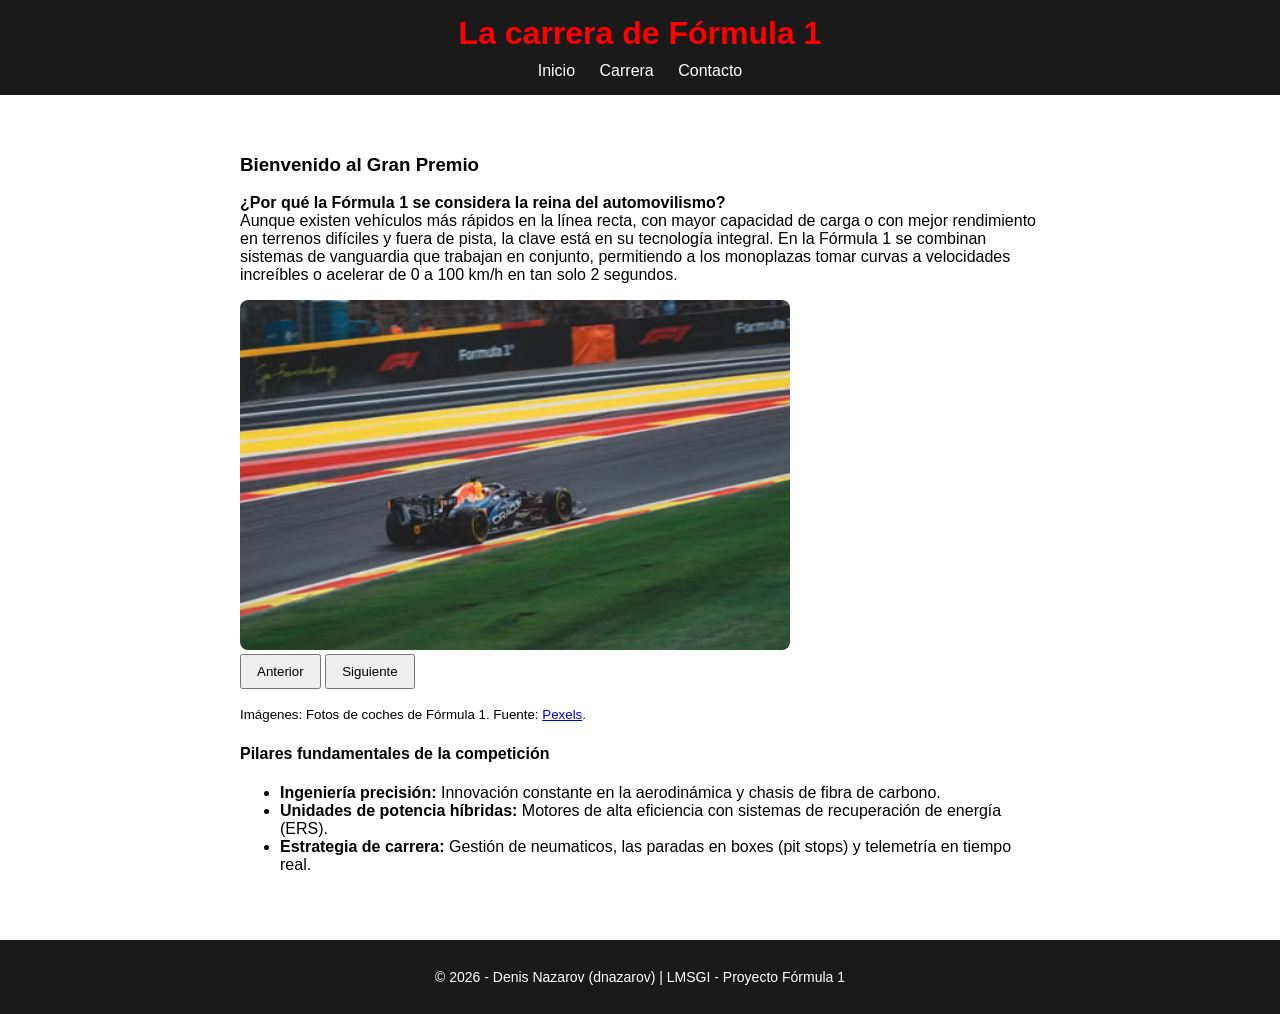
<file: index.html>
<!DOCTYPE html>
<html lang="es">


	<head>
		<meta charset="UTF-8">
		<!-- Conectar archivo de estilo CSS aqui -->
		<link rel="stylesheet" href="estilos/estilos.css">
		<!-- Titulo de el pagina principal -->
		<title>Fórmula 1 La Reyna de deporte del automovilismo</title>
	
	</head>

	<body>
		<!-- Encabezado con el titulo y menu de navegacion -->
		<header>
			<h1>La carrera de Fórmula 1</h1>

			<!-- Menu para navegacion de las paginas -->
			<nav> 
				<ul>
					<li><a href="index.html">Inicio</a></li>
					<li><a href="carrera.html">Carrera</a></li>
					<li><a href="contacto.html">Contacto</a></li>
			</ul>
			</nav>	
		</header>
	
	<!-- Aqui empieza el contenido principal -->
	<main>
		<h3>Bienvenido al Gran Premio</h3>
			<p><strong>¿Por qué la Fórmula 1 se considera la reina del automovilismo?</strong><br>

			Aunque existen vehículos más rápidos en la línea recta, con mayor capacidad de carga o con mejor rendimiento en terrenos difíciles y fuera de pista, la clave está en su tecnología integral. En la Fórmula 1 se combinan sistemas de vanguardia que trabajan en conjunto, permitiendo a los monoplazas tomar curvas a velocidades increíbles o acelerar de 0 a 100 km/h en tan solo 2 segundos.</p>
			
			<!-- Creamos la carusel -->
			<img id="carusel-img" src="imagenes/coche1.png" alt="Coche de Formula 1"><br>
			<button type="button" onclick="anteriorImagen()">Anterior</button>
			<button type="button" onclick="siguienteImagen()">Siguiente</button>
			<!-- Explicacion de autor para la foto -->
			<p><small>Imágenes: Fotos de coches de Fórmula 1. Fuente: <a href="https://www.pexels.com/" target="_blank" rel="noopener noreferrer">Pexels</a>.</small></p>
			
			<!-- Lista de los elementos importantes de F1 para cumplir el requisito de BirtLH -->
			<h4>Pilares fundamentales de la competición</h4>
        
			<ul>
				<li><strong>Ingeniería precisión:</strong> Innovación constante en la aerodinámica y chasis de fibra de carbono.</li>
				<li><strong>Unidades de potencia híbridas:</strong> Motores de alta eficiencia con sistemas de recuperación de energía (ERS).</li>
				<li><strong>Estrategia de carrera:</strong> Gestión de neumaticos, las paradas en boxes (pit stops) y telemetría en tiempo real.</li>
			</ul>
	</main>
	
	<!-- Pie de pagina con derechos de autor -->
	<footer><p>&copy; 2026 - Denis Nazarov (dnazarov) | LMSGI - Proyecto Fórmula 1</p></footer>

	<!-- Conectamos el archivo de JavaScript -->
	<script src="funciones/funciones.js"></script>


	</body>

</html>
</file>
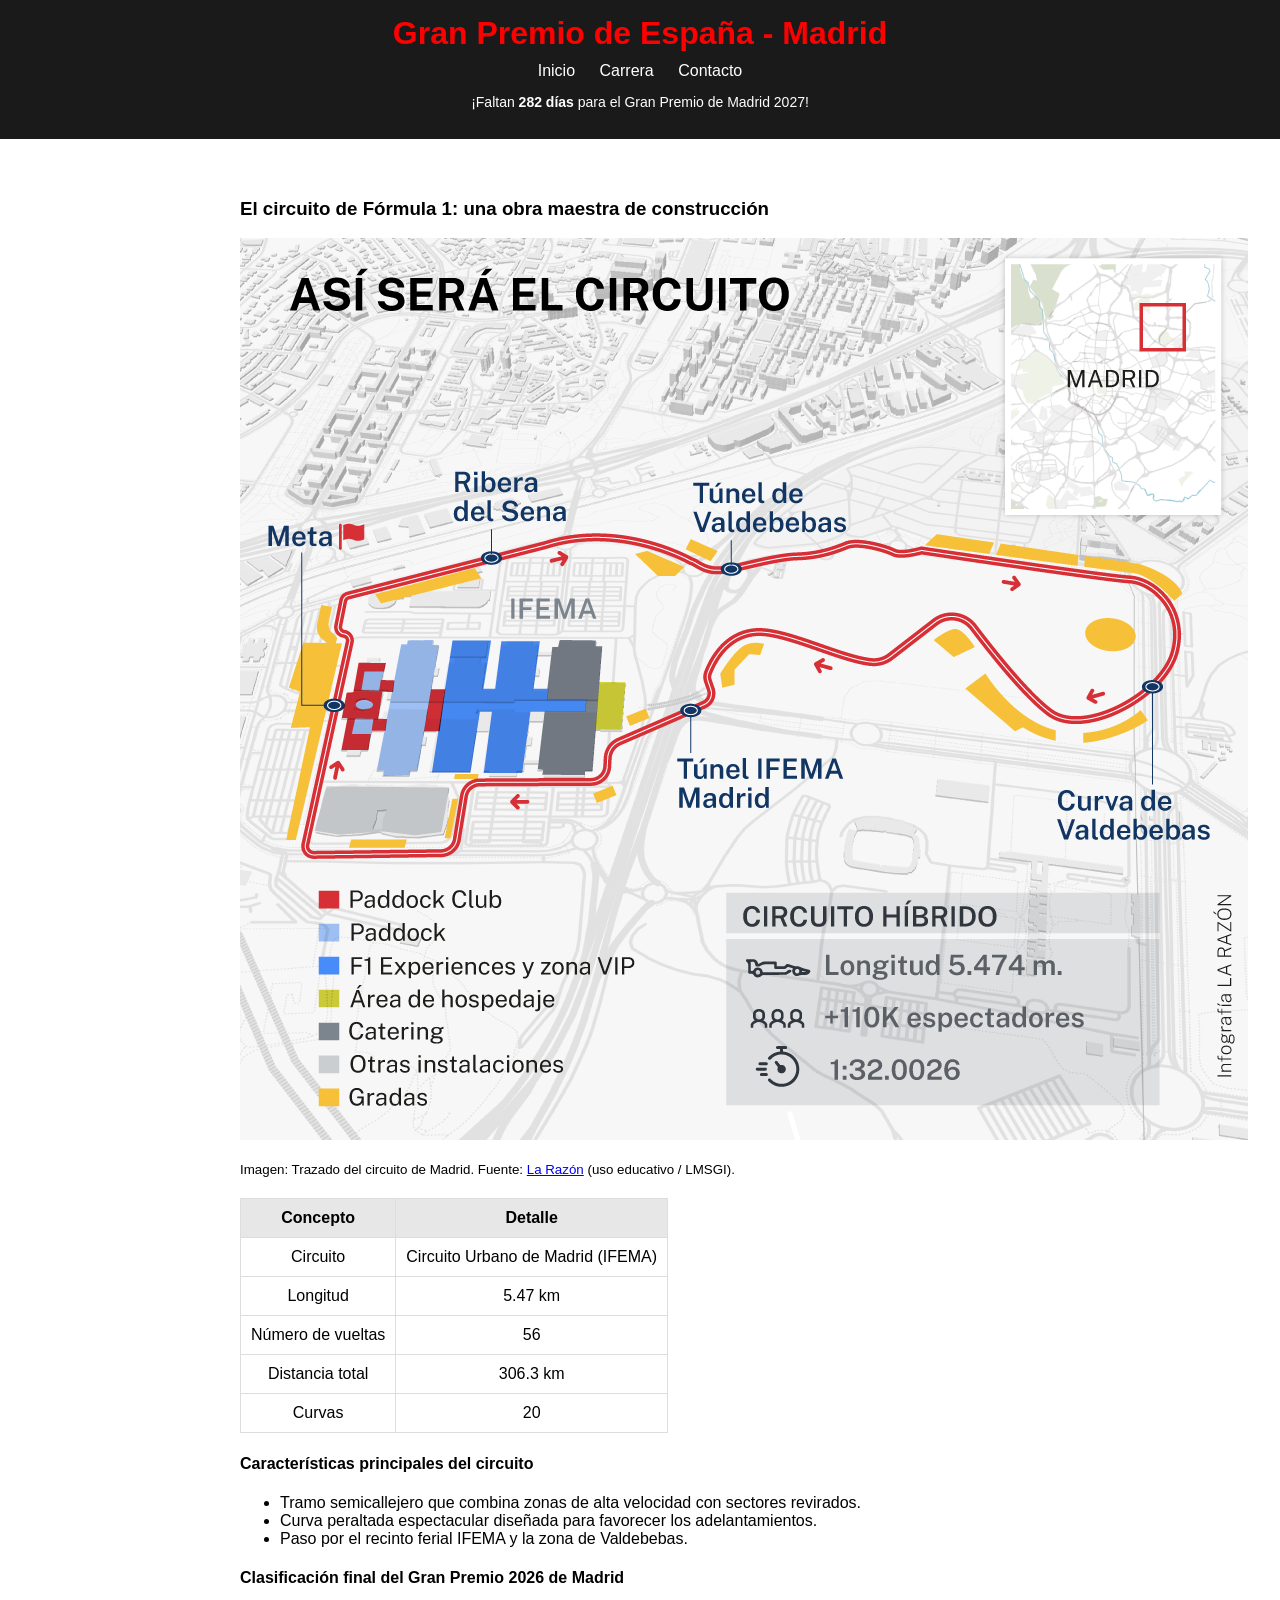
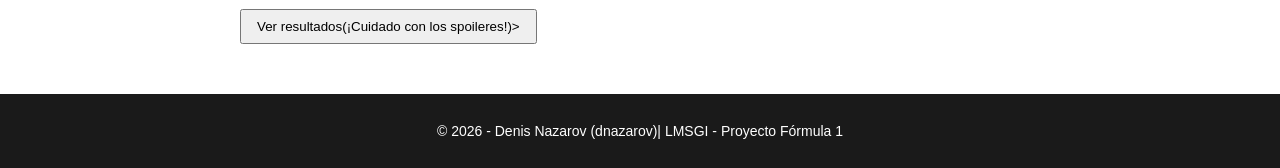
<file: carrera.html>
<!DOCTYPE html>

<html lang="es">

	<head>
			<meta charset="UTF-8">
			<!-- Titulo de el pagina para navegador -->
			<title>Carrera F1</title>
			<!-- Conectar archivo de estilo CSS aqui -->
			<link rel="stylesheet" href="estilos/estilos.css">
	</head>
	<body>
	<!-- Encabezado con el titulo principal -->
	<header>
		<h1>Gran Premio de España - Madrid</h1>
		<!-- Menu para navegacion de las paginas -->
			<nav>
				<ul>
					<li><a href="index.html">Inicio</a></li>
					<li><a href="carrera.html">Carrera</a></li>
					<li><a href="contacto.html">Contacto</a></li>
					
				</ul>
			</nav>
			<div id="contador-gp">
				<p id="texto-contador">Calculando días para el GP de Madrid 2027...</p>
			</div>
	</header>


	<!-- Aqui empieza el contenido mas importante -->
	<main>

		<h3>El circuito de Fórmula 1: una obra maestra de construcción</h3>

			<!-- Imagen que tiene link para ir a la noticia original -->
			<a href="https://www.larazon.es/deportes/madrid-albergara-gran-premio-espana-2026-2035-asi-sera-circuito_2024012365af8ddbe5843000011c103e.html" target="_blank">
            <img src="imagenes/circuit.png" alt="Circuito Urbano de Madrid IFEMA">
			</a>
			<!-- Explicacion de autor para la foto -->
			<p><small>Imagen: Trazado del circuito de Madrid. Fuente: <a href="https://www.larazon.es/deportes/madrid-albergara-gran-premio-espana-2026-2035-asi-sera-circuito_2024012365af8ddbe5843000011c103e.html" target="_blank">La Razón</a> (uso educativo / LMSGI).</small></p>
		
		<!-- Tabla con los numeros y detalles tecnicos -->
		<table>

			<tr>
			<th>Concepto</th>
			<th>Detalle</th>
			</tr>
			<tr>
				<td>Circuito</td>
				<td>Circuito Urbano de Madrid (IFEMA)</td>
			</tr>
			<tr>
				<td>Longitud</td>
				<td>5.47 km</td>
			</tr>
			<tr>
				<td>Número de vueltas</td>
				<td>56</td>
			</tr>
			<tr>
				<td>Distancia total</td>
				<td>306.3 km</td>
			</tr>
			<tr>
				<td>Curvas</td>
				<td>20</td>
			</tr>

		</table>
		
		<!-- Lista de los puntos mas importantes de circuito -->
		<h4>Características principales del circuito</h4>
		<ul>
			<li>Tramo semicallejero que combina zonas de alta velocidad con sectores revirados.</li>
			<li>Curva peraltada espectacular diseñada para favorecer los adelantamientos.</li>
			<li>Paso por el recinto ferial IFEMA y la zona de Valdebebas.</li>
		</ul>

	<h4> Clasificación final del Gran Premio 2026 de Madrid </h4>
	<!-- El botón con pregunta -->
	
	<div id="aviso-spoiler">
	<button onclick="mostrarResultados()">Ver resultados(¡Cuidado con los spoileres!)>
	</div>
	
	<div id="tabla-resultados" style="display: none;">

	<!-- Creamos la tabla de resultados-->
	<table>
		<tr>
			<th>Posición</th>
			<th>Piloto</th>
			<th>Escudería</th>
			<th>Velocidad media</th>
		</tr>
		
		<tr>
			<td>1º</td>
			<td>Kimi Antonelli</td>
			<td>Mercedes</td>
			<td>194.72 km/h</td>
		</tr>
		<tr>
			<td>2º</td>
			<td>Max Verstappen</td>
			<td>Red Bull</td>
			<td>194.57 km/h</td>
		</tr>
		<tr>
			<td>3º</td>
			<td>Lando Norris</td>
			<td>McLaren</td>
			<td>194.54 km/h</td>
		</tr>
	
	</table>
		
	</main>
	<!-- Pie de pagina con derechos de autor -->
	<footer><p>&copy; 2026 - Denis Nazarov (dnazarov)| LMSGI - Proyecto Fórmula 1</p></footer>
	<!-- Script simple para mostrar la tabla y ocultar el aviso -->
	<script>
		function mostrarResultados() {
		// Mostramos la tabla de resultados
		document.getElementById("tabla-resultados").style.display = "block";
		//Ocultamos el bloque del aviso
		document.getElementById("aviso-spoiler").style.display = "none";
		}
	</script>	
	<script>
    // Fecha objetivo (12 de septiembre de 2027)
    const fechaGP = new Date("2027-09-12T00:00:00");
    
    // Fecha actual 
    const fechaActual = new Date();

    // Calculamos diferencia en milisegundos
    const diferenciaMs = fechaGP - fechaActual;

    // Convertimos milisegundos a días
    const diasRestantes = Math.ceil(diferenciaMs / (1000 * 60 * 60 * 24));

    // Buscamos el elemento HTML
    const elementoTexto = document.getElementById("texto-contador");
    
    //  Mostramos el mensaje según los días que faltan
    if (diasRestantes > 0) {
        elementoTexto.innerHTML = "¡Faltan <strong>" + diasRestantes + " días</strong> para el Gran Premio de Madrid 2027!";
    } else {
        elementoTexto.innerHTML = "¡El Gran Premio de Madrid 2027 ya ha llegado o ha pasado!";
    }
</script>
	
	</body>
</html>
</file>
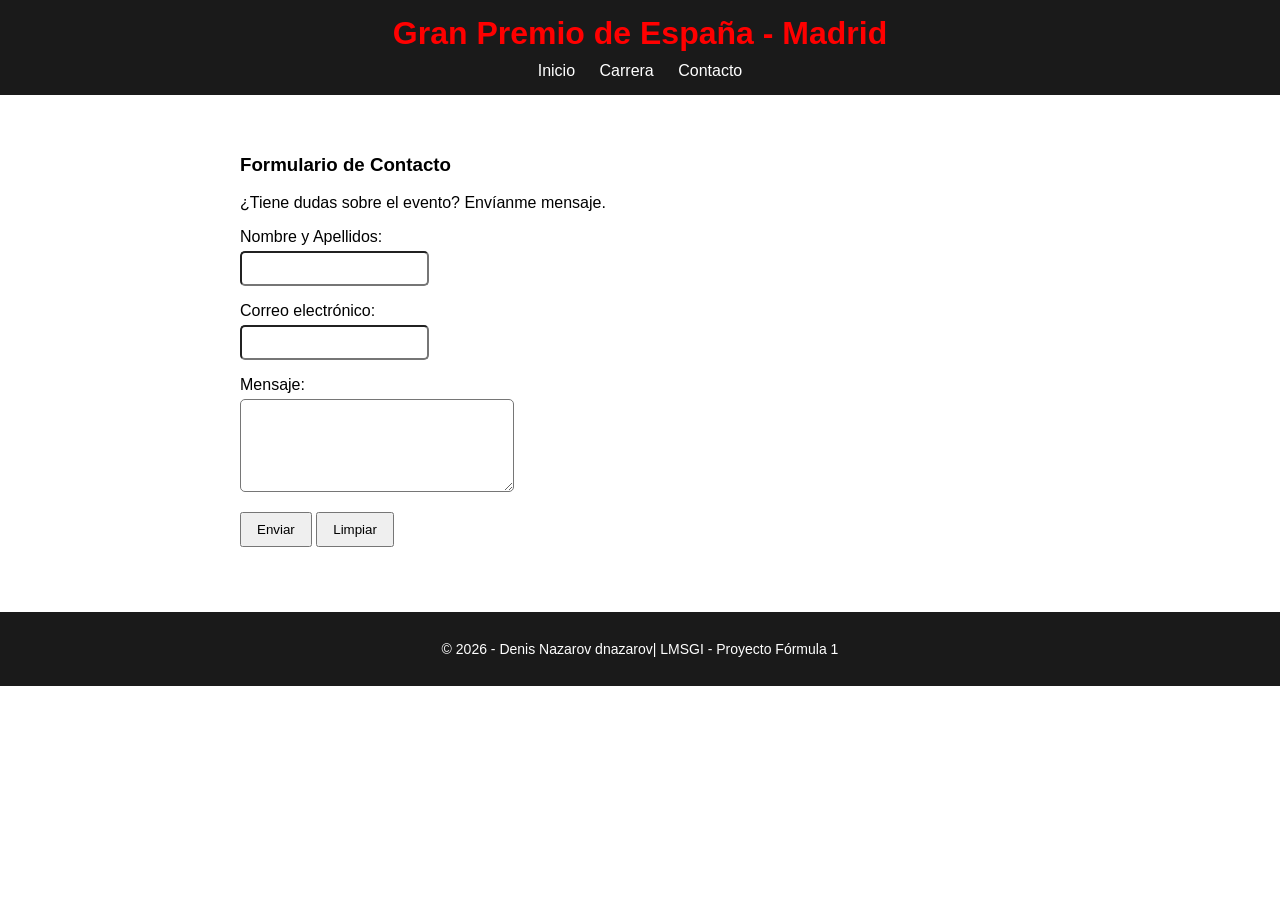
<file: contacto.html>
<!DOCTYPE html>
<html lang="es">
<head>
    <meta charset="UTF-8">
	<!-- connectar mi estilos css -->
	<link rel="stylesheet" href="estilos/estilos.css">
	<!-- titulo de pagina contacto -->
    <title>Contacto - F1 Madrid</title>
</head>
<body>
	
	<!-- cabecera con menu -->
    <header>
        <h1>Gran Premio de España - Madrid</h1>
		<!-- menu de navegacion -->
        <nav>
            <ul>
                <li><a href="index.html">Inicio</a></li>
                <li><a href="carrera.html">Carrera</a></li>
                <li><a href="contacto.html">Contacto</a></li>
            </ul>
        </nav>
    </header>
	
	<!-- aqui la formulario de contacto -->
    <main>
        <h3>Formulario de Contacto</h3>
        <p>¿Tiene dudas sobre el evento? Envíanme mensaje.</p>

        <!-- formulario para mandar mail -->
        <form action="mailto:bilbaocurso@gmail.com" method="post" enctype="text/plain">
            <p>
                <label for="nombre">Nombre y Apellidos:</label><br>
                <input type="text" id="nombre" name="nombre" required>
            </p>
            <p>
                <label for="email">Correo electrónico:</label><br>
                <input type="email" id="email" name="email" required>
            </p>
            <p>
                <label for="mensaje">Mensaje:</label><br>
                <textarea id="mensaje" name="mensaje" rows="5" cols="30" required></textarea>
            </p>
            <p>
                <button type="submit">Enviar</button>
                <button type="reset">Limpiar</button>
            </p>
        </form>
		</main>

		<!-- pie de pagina -->
		<footer><p>&copy; 2026 - Denis Nazarov dnazarov| LMSGI - Proyecto Fórmula 1</p></footer>

		</body>
</html>
</file>
<file: estilos/estilos.css>
/* quitar margenes por defecto */
body {
    font-family: Arial, sans-serif;
    margin: 0;
    padding: 0;
    background-color: white;
    color: black;
	}
/* cabecera principal */
header {
	background-color: #1a1a1a;
	padding:15px;
	text-align: center;
	}
	
header h1 {
	color:red;
	margin: 0;
	}
/* menu horizontal */	
nav ul {
		list-style: none;
		padding: 0;
		margin: 10px 0 0 0;
	}

nav ul li {
	display: inline;
	margin: 0 10px;
	}	
	
nav ul li a {
	color: #ffffff;
	text-decoration: none;
	font-weith: bold;
	}
	
nav ul li a:hover {
	color: red;
	}
/* contenedor del texto centrado */
main {
	max-width: 800px;
	margin: 20px auto;
	padding: 20px;
	background-color: white;
	}
/* imagenes para que no se salgan del marco */	
main img {
	max-widht:100%;
	height: auto;
	}
/* estilo de la tabla */	
table {
	widght: 100%;
	border-collapse: collapse;
	margin: 20px 0;
	}
table th, table td {
	border: 1px solid #dddddd;
	padding: 10px;
	text-align: center;
	}
	
table th {
	background-color: #1a1a1a1a;
	color: #fffffff
	}
/* inputs del formulario */	
form p {
	margin-bottom: 15px;
	}
	
input[type="text"],
input[type="email"],
textarea {
	widht: 100%;
	padding: 8px;
	margin-top: 5px;
	border-radius: 5px;
	box-sizing: border-box;
	}
	/* botones */
	button {
		padding: 8px 15px;
		cursor: pointer;
	}
	/* pie de la pagina */
	footer {
    text-align: center;
    padding: 15px;
    background-color: #1a1a1a;
    color: #ffffff;
    margin-top: 30px;
    font-size: 14px;
}

#carusel-img {
    width: 550px;         
    height: 350px;       
    object-fit: cover;    
    border-radius: 8px;   
}

#contador-gp {
    color: #ffffff;
    font-family: inherit;
    font-size: 14px;
    display: inline-block;
    padding: 0 15px; 
}
</file>
